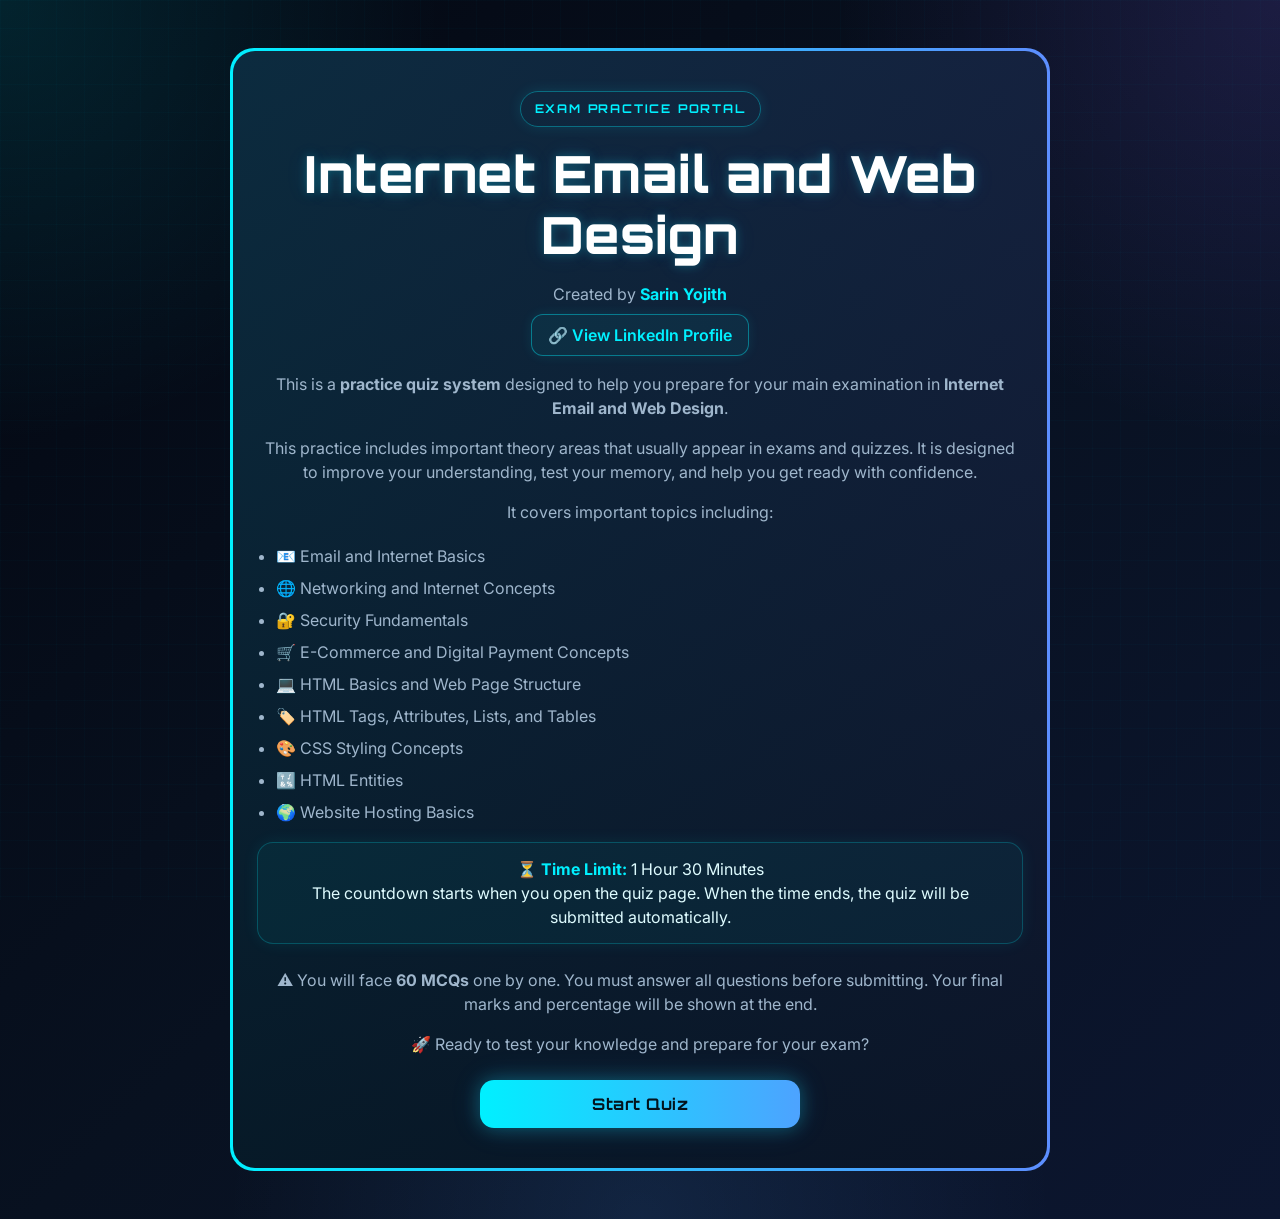
<file: index.html>
<!DOCTYPE html>
<html lang="en">
<head>
  <meta charset="UTF-8" />
  <meta name="viewport" content="width=device-width, initial-scale=1.0"/>
  <title>Internet Email and Web Design Quiz</title>

  <link rel="preconnect" href="https://fonts.googleapis.com">
  <link rel="preconnect" href="https://fonts.gstatic.com" crossorigin>
  <link href="https://fonts.googleapis.com/css2?family=Orbitron:wght@500;700;800&family=Inter:wght@400;500;600;700&display=swap" rel="stylesheet">

  <link href="https://cdn.jsdelivr.net/npm/bootstrap@5.3.3/dist/css/bootstrap.min.css" rel="stylesheet">
  <link rel="stylesheet" href="css/style.css">

  <style>
    .neon-border-box {
      position: relative;
      border-radius: 24px;
      padding: 3px;
      background: linear-gradient(90deg, #00f0ff, #8b5dff, #00f0ff);
      background-size: 300% 300%;
      animation: neonBorderMove 4s linear infinite;
    }

    @keyframes neonBorderMove {
      0% { background-position: 0% 50%; }
      100% { background-position: 300% 50%; }
    }

    .neon-inner {
      border-radius: 22px;
      background: linear-gradient(180deg, rgba(13,22,42,0.9), rgba(7,14,28,0.95));
      padding: 40px 24px;
    }

    .feature-list {
      text-align: left;
      margin-top: 20px;
      color: #9fb6cc;
      padding-left: 1.2rem;
    }

    .feature-list li {
      margin-bottom: 8px;
    }

    .timer-note {
      margin-top: 18px;
      padding: 14px 16px;
      border-radius: 16px;
      border: 1px solid rgba(0, 240, 255, 0.22);
      background: rgba(0, 240, 255, 0.05);
      color: #dffcff;
      box-shadow: 0 0 16px rgba(0, 240, 255, 0.08);
    }

    .timer-note strong {
      color: #00f0ff;
    }

    .linkedin-link {
      display: inline-block;
      padding: 8px 16px;
      border-radius: 12px;
      text-decoration: none;
      color: #00f0ff;
      border: 1px solid rgba(0, 240, 255, 0.4);
      background: rgba(0, 240, 255, 0.05);
      font-weight: 600;
      transition: 0.3s ease;
      box-shadow: 0 0 12px rgba(0, 240, 255, 0.1);
    }

    .linkedin-link:hover {
      color: #ffffff;
      background: rgba(0, 240, 255, 0.15);
      box-shadow: 0 0 20px rgba(0, 240, 255, 0.25);
      transform: translateY(-2px);
    }

    @media (max-width: 576px) {
      .neon-inner {
        padding: 28px 16px;
      }

      .feature-list {
        font-size: 14px;
      }

      .timer-note {
        font-size: 14px;
      }
    }
  </style>
</head>

<body>
  <div class="bg-animation"></div>

  <main class="landing-page">
    <div class="container py-5">
      <div class="neon-border-box mx-auto" style="max-width: 820px;">
        <div class="neon-inner text-center">

          <div class="neon-badge mb-3">EXAM PRACTICE PORTAL</div>

          <h1 class="main-title mb-3">Internet Email and Web Design</h1>

          <p class="subtitle mb-2">
            Created by <span class="highlight-text">Sarin Yojith</span>
          </p>

          <p class="mb-3">
            <a href="https://linkedin.com/in/sarin-yojith-6b224535b" target="_blank" class="linkedin-link">
              🔗 View LinkedIn Profile
            </a>
          </p>

          <p class="hero-text mb-3">
            This is a <strong>practice quiz system</strong> designed to help you prepare for your main examination in
            <strong>Internet Email and Web Design</strong>.
          </p>

          <p class="hero-text mb-3">
            This practice includes important theory areas that usually appear in exams and quizzes. It is designed to
            improve your understanding, test your memory, and help you get ready with confidence.
          </p>

          <p class="hero-text mb-3">
            It covers important topics including:
          </p>

          <ul class="feature-list">
            <li>📧 Email and Internet Basics</li>
            <li>🌐 Networking and Internet Concepts</li>
            <li>🔐 Security Fundamentals</li>
            <li>🛒 E-Commerce and Digital Payment Concepts</li>
            <li>💻 HTML Basics and Web Page Structure</li>
            <li>🏷️ HTML Tags, Attributes, Lists, and Tables</li>
            <li>🎨 CSS Styling Concepts</li>
            <li>🔣 HTML Entities</li>
            <li>🌍 Website Hosting Basics</li>
          </ul>

          <div class="timer-note">
            ⏳ <strong>Time Limit:</strong> 1 Hour 30 Minutes <br>
            The countdown starts when you open the quiz page. When the time ends, the quiz will be submitted automatically.
          </div>

          <p class="hero-text mt-4 mb-3">
            ⚠️ You will face <strong>60 MCQs</strong> one by one. You must answer all questions before submitting.
            Your final marks and percentage will be shown at the end.
          </p>

          <p class="hero-text mb-4">
            🚀 Ready to test your knowledge and prepare for your exam?
          </p>

          <div class="d-grid gap-3 col-12 col-sm-8 col-md-5 mx-auto">
            <a href="./quiz.html" class="btn btn-neon">Start Quiz</a>
          </div>

        </div>
      </div>
    </div>
  </main>
</body>
</html>
</file>
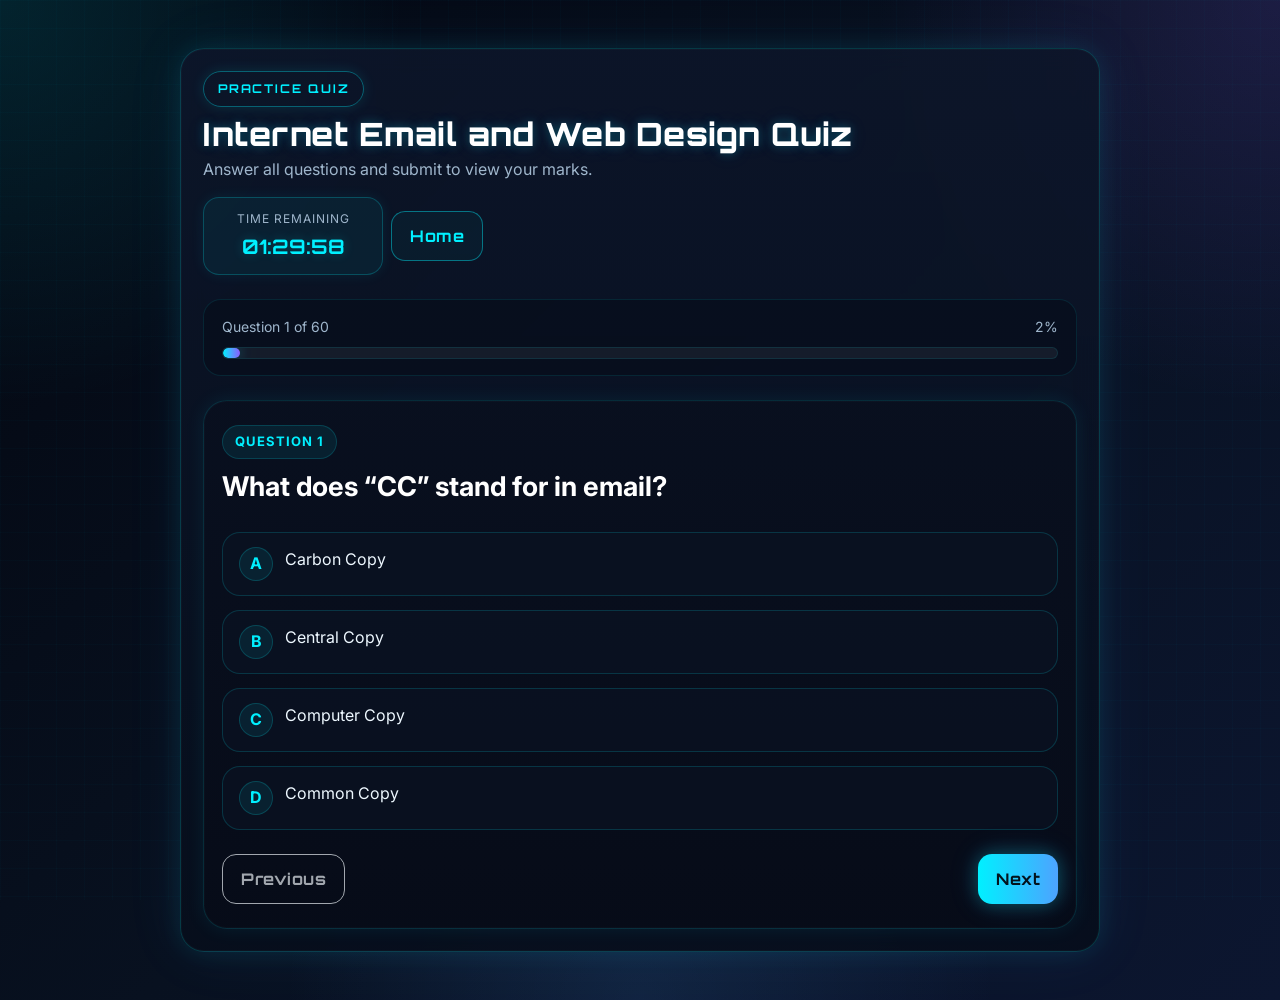
<file: quiz.html>
<!DOCTYPE html>
<html lang="en">
<head>
  <meta charset="UTF-8" />
  <meta name="viewport" content="width=device-width, initial-scale=1.0" />
  <title>Quiz</title>
  <link rel="preconnect" href="https://fonts.googleapis.com">
  <link rel="preconnect" href="https://fonts.gstatic.com" crossorigin>
  <link href="https://fonts.googleapis.com/css2?family=Orbitron:wght@500;700;800&family=Inter:wght@400;500;600;700&display=swap" rel="stylesheet">
  <link href="https://cdn.jsdelivr.net/npm/bootstrap@5.3.3/dist/css/bootstrap.min.css" rel="stylesheet">
  <link rel="stylesheet" href="./css/style.css">

  <style>
    .timer-box {
      padding: 12px 16px;
      border-radius: 16px;
      border: 1px solid rgba(0, 240, 255, 0.22);
      background: rgba(0, 240, 255, 0.06);
      box-shadow: 0 0 14px rgba(0, 240, 255, 0.08);
      min-width: 180px;
      text-align: center;
    }

    .timer-label {
      font-size: 12px;
      letter-spacing: 1px;
      text-transform: uppercase;
      color: #9fb6cc;
      margin-bottom: 4px;
    }

    .timer-value {
      font-family: "Orbitron", sans-serif;
      font-size: 1.25rem;
      font-weight: 700;
      color: #00f0ff;
      text-shadow: 0 0 12px rgba(0, 240, 255, 0.2);
    }

    .timer-warning .timer-value {
      color: #ffd166;
      text-shadow: 0 0 12px rgba(255, 209, 102, 0.25);
    }

    .timer-danger .timer-value {
      color: #ff5c8a;
      text-shadow: 0 0 12px rgba(255, 92, 138, 0.25);
    }
  </style>
</head>
<body class="no-copy">
  <div class="bg-animation"></div>

  <main class="quiz-page">
    <div class="container py-4 py-md-5">
      <div class="quiz-shell mx-auto">
        <div class="quiz-topbar">
          <div>
            <div class="neon-badge mb-2">PRACTICE QUIZ</div>
            <h1 class="quiz-main-title mb-1">Internet Email and Web Design Quiz</h1>
            <p class="quiz-subtext mb-0">Answer all questions and submit to view your marks.</p>
          </div>

          <div class="d-flex flex-wrap gap-2 align-items-center">
            <div id="timerBox" class="timer-box">
              <div class="timer-label">Time Remaining</div>
              <div id="timerDisplay" class="timer-value">01:30:00</div>
            </div>
            <a href="./index.html" class="btn btn-outline-neon">Home</a>
          </div>
        </div>

        <div class="progress-wrap mt-4">
          <div class="progress-info">
            <span id="questionCounter">Question 1 of 60</span>
            <span id="progressPercent">2%</span>
          </div>
          <div class="custom-progress">
            <div id="progressBar" class="custom-progress-bar"></div>
          </div>
        </div>

        <div class="question-card mt-4">
          <div id="questionNumber" class="question-number">Question 1</div>
          <h2 id="questionText" class="question-text mt-2"></h2>

          <div id="optionsContainer" class="options-list mt-4"></div>

          <div class="quiz-actions mt-4">
            <button id="prevBtn" class="btn btn-outline-neon" type="button">Previous</button>
            <button id="nextBtn" class="btn btn-neon" type="button">Next</button>
            <button id="submitBtn" class="btn btn-finish d-none" type="button">Submit Quiz</button>
          </div>
        </div>
      </div>
    </div>
  </main>

  <script src="./js/quiz-data.js"></script>
  <script src="./js/protect.js"></script>
  <script src="./js/quiz.js"></script>
</body>
</html>
</file>
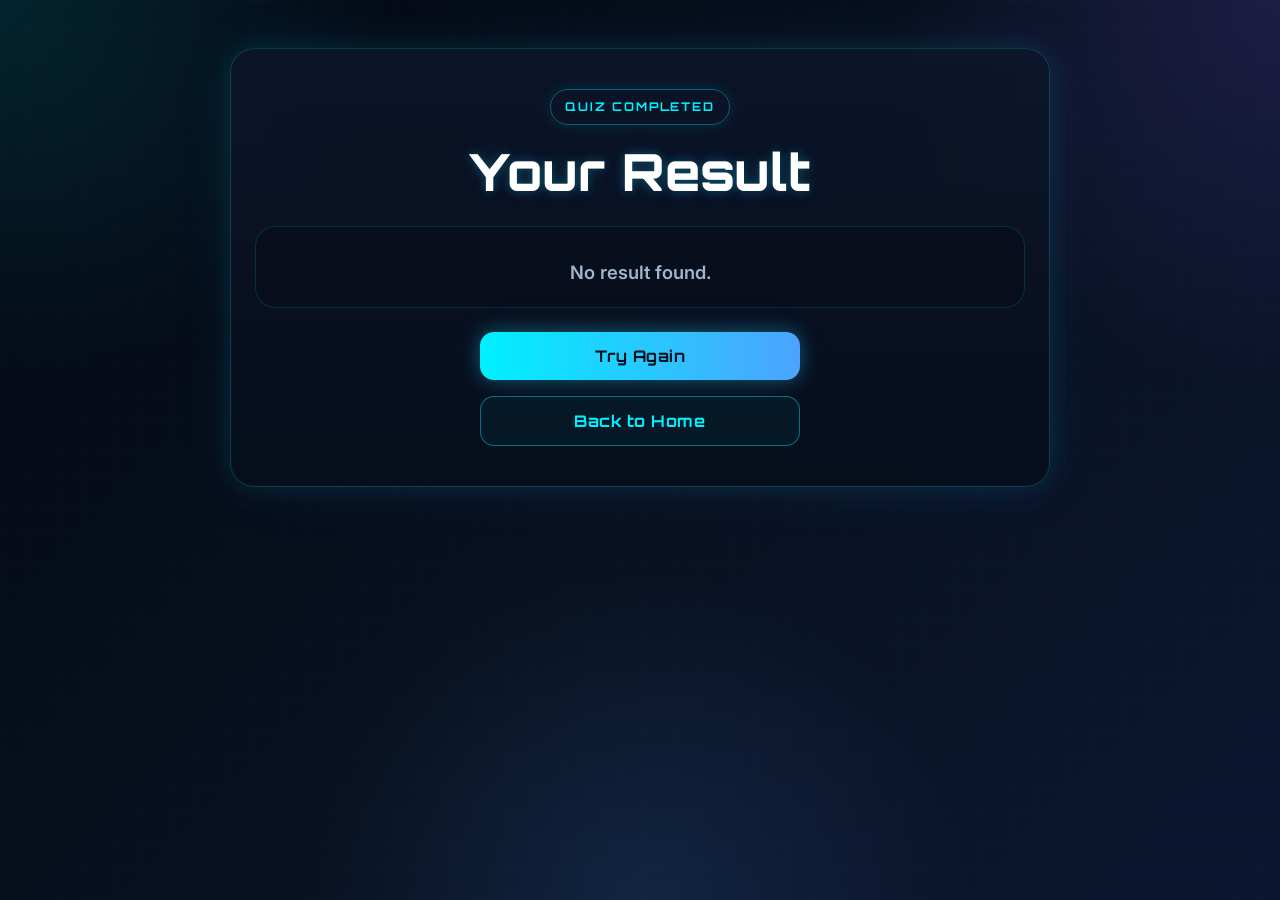
<file: result.html>
<!DOCTYPE html>
<html lang="en">
<head>
  <meta charset="UTF-8" />
  <meta name="viewport" content="width=device-width, initial-scale=1.0" />
  <title>Quiz Result</title>
  <link rel="preconnect" href="https://fonts.googleapis.com">
  <link rel="preconnect" href="https://fonts.gstatic.com" crossorigin>
  <link href="https://fonts.googleapis.com/css2?family=Orbitron:wght@500;700;800&family=Inter:wght@400;500;600;700&display=swap" rel="stylesheet">
  <link href="https://cdn.jsdelivr.net/npm/bootstrap@5.3.3/dist/css/bootstrap.min.css" rel="stylesheet">
  <link rel="stylesheet" href="./css/style.css">
</head>
<body>
  <div class="bg-animation"></div>

  <main class="result-page">
    <div class="container py-5">
      <div class="result-box-main mx-auto text-center">
        <div class="neon-badge mb-3">QUIZ COMPLETED</div>
        <h1 class="main-title mb-4">Your Result</h1>

        <div id="resultContent" class="result-content"></div>

        <div class="mt-4 d-grid gap-3 col-12 col-sm-8 col-md-5 mx-auto">
          <a href="./quiz.html" class="btn btn-neon">Try Again</a>
          <a href="./index.html" class="btn btn-outline-neon">Back to Home</a>
        </div>
      </div>
    </div>
  </main>

  <script>
    const result = JSON.parse(localStorage.getItem("quizResult"));
    const resultContent = document.getElementById("resultContent");

    if (result) {
      resultContent.innerHTML = `
        <div class="result-mark">${result.score} / ${result.total}</div>
        <div class="result-percent">Percentage: ${result.percentage}%</div>
      `;
    } else {
      resultContent.innerHTML = `<div class="result-percent">No result found.</div>`;
    }
  </script>
</body>
</html>
</file>
<file: css/style.css>
:root {
  --bg-1: #030711;
  --bg-2: #081120;
  --bg-3: #0c1630;
  --card-bg: rgba(10, 18, 35, 0.85);
  --card-bg-2: rgba(8, 14, 28, 0.95);
  --line: rgba(0, 255, 255, 0.18);
  --text-main: #f5fbff;
  --text-soft: #9fb6cc;
  --cyan: #00f0ff;
  --blue: #4da3ff;
  --purple: #8b5dff;
  --green: #31f5b8;
}

* {
  box-sizing: border-box;
}

html, body {
  margin: 0;
  padding: 0;
}

body {
  min-height: 100vh;
  font-family: "Inter", sans-serif;
  color: var(--text-main);
  background:
    radial-gradient(circle at top left, rgba(0, 240, 255, 0.12), transparent 25%),
    radial-gradient(circle at top right, rgba(139, 93, 255, 0.15), transparent 25%),
    radial-gradient(circle at bottom center, rgba(77, 163, 255, 0.12), transparent 30%),
    linear-gradient(135deg, var(--bg-1), var(--bg-2), var(--bg-3));
  overflow-x: hidden;
}

.bg-animation {
  position: fixed;
  inset: 0;
  pointer-events: none;
  z-index: 0;
  background-image:
    linear-gradient(rgba(0, 240, 255, 0.04) 1px, transparent 1px),
    linear-gradient(90deg, rgba(0, 240, 255, 0.04) 1px, transparent 1px);
  background-size: 28px 28px;
  animation: gridMove 10s linear infinite;
  opacity: 0.55;
}

@keyframes gridMove {
  0% { transform: translateY(0px); }
  100% { transform: translateY(28px); }
}

.container,
main {
  position: relative;
  z-index: 1;
}

.hero-box,
.quiz-shell,
.result-box-main {
  background: linear-gradient(180deg, rgba(13, 22, 42, 0.88), rgba(7, 14, 28, 0.92));
  border: 1px solid var(--line);
  border-radius: 24px;
  box-shadow:
    0 0 25px rgba(0, 240, 255, 0.10),
    0 0 60px rgba(77, 163, 255, 0.08),
    inset 0 0 0 1px rgba(255,255,255,0.02);
  backdrop-filter: blur(12px);
}

.hero-box,
.result-box-main {
  max-width: 820px;
  padding: 40px 24px;
}

.quiz-shell {
  max-width: 920px;
  padding: 22px;
}

.neon-badge {
  display: inline-block;
  padding: 8px 14px;
  border: 1px solid rgba(0, 240, 255, 0.35);
  border-radius: 999px;
  color: var(--cyan);
  font-size: 12px;
  letter-spacing: 1.8px;
  font-weight: 700;
  text-transform: uppercase;
  box-shadow: 0 0 14px rgba(0, 240, 255, 0.12);
  font-family: "Orbitron", sans-serif;
}

.main-title,
.quiz-main-title {
  font-family: "Orbitron", sans-serif;
  font-weight: 800;
  letter-spacing: 0.5px;
  color: #ffffff;
  text-shadow:
    0 0 10px rgba(0, 240, 255, 0.25),
    0 0 22px rgba(77, 163, 255, 0.12);
}

.main-title {
  font-size: clamp(2rem, 4vw, 3.2rem);
}

.quiz-main-title {
  font-size: clamp(1.3rem, 3vw, 2rem);
}

.subtitle,
.hero-text,
.quiz-subtext {
  color: var(--text-soft);
  font-size: 1rem;
}

.highlight-text {
  color: var(--cyan);
  font-weight: 700;
}

.btn-neon,
.btn-outline-neon,
.btn-finish {
  border-radius: 14px;
  padding: 12px 18px;
  font-weight: 700;
  transition: 0.25s ease;
  font-family: "Orbitron", sans-serif;
  letter-spacing: 0.5px;
}

.btn-neon {
  border: none;
  color: #03131d;
  background: linear-gradient(90deg, var(--cyan), var(--blue));
  box-shadow:
    0 0 18px rgba(0, 240, 255, 0.28),
    0 0 32px rgba(77, 163, 255, 0.14);
}

.btn-neon:hover {
  color: #03131d;
  transform: translateY(-1px);
  box-shadow:
    0 0 20px rgba(0, 240, 255, 0.34),
    0 0 42px rgba(77, 163, 255, 0.20);
}

.btn-outline-neon {
  border: 1px solid rgba(0, 240, 255, 0.42);
  color: var(--cyan);
  background: rgba(0, 240, 255, 0.04);
}

.btn-outline-neon:hover {
  color: white;
  background: rgba(0, 240, 255, 0.12);
  box-shadow: 0 0 18px rgba(0, 240, 255, 0.12);
}

.btn-finish {
  border: none;
  color: #03131d;
  background: linear-gradient(90deg, var(--green), var(--cyan));
  box-shadow:
    0 0 18px rgba(49, 245, 184, 0.25),
    0 0 30px rgba(0, 240, 255, 0.12);
}

.btn-finish:hover {
  color: #03131d;
  transform: translateY(-1px);
}

.quiz-topbar {
  display: flex;
  justify-content: space-between;
  align-items: center;
  gap: 16px;
  flex-wrap: wrap;
}

.progress-wrap {
  padding: 16px 18px;
  border-radius: 18px;
  background: rgba(8, 15, 28, 0.72);
  border: 1px solid rgba(0, 240, 255, 0.10);
}

.progress-info {
  display: flex;
  justify-content: space-between;
  gap: 10px;
  color: var(--text-soft);
  font-size: 14px;
  margin-bottom: 10px;
}

.custom-progress {
  width: 100%;
  height: 12px;
  border-radius: 999px;
  background: rgba(255,255,255,0.06);
  overflow: hidden;
  border: 1px solid rgba(0, 240, 255, 0.10);
}

.custom-progress-bar {
  height: 100%;
  width: 0%;
  border-radius: 999px;
  background: linear-gradient(90deg, var(--cyan), var(--blue), var(--purple));
  box-shadow:
    0 0 12px rgba(0, 240, 255, 0.25),
    0 0 30px rgba(77, 163, 255, 0.18);
  transition: width 0.35s ease;
}

.question-card {
  background: linear-gradient(180deg, rgba(9, 16, 31, 0.96), rgba(7, 12, 24, 0.96));
  border: 1px solid rgba(0, 240, 255, 0.14);
  border-radius: 24px;
  padding: 24px 18px;
  box-shadow:
    0 0 20px rgba(0, 240, 255, 0.08),
    inset 0 0 0 1px rgba(255,255,255,0.015);
}

.question-number {
  display: inline-block;
  padding: 6px 12px;
  border-radius: 999px;
  background: rgba(0, 240, 255, 0.08);
  border: 1px solid rgba(0, 240, 255, 0.16);
  color: var(--cyan);
  font-size: 13px;
  font-weight: 700;
  letter-spacing: 1px;
  text-transform: uppercase;
}

.question-text {
  font-size: clamp(1.2rem, 2.5vw, 1.7rem);
  color: #ffffff;
  font-weight: 700;
  line-height: 1.5;
}

.options-list {
  display: grid;
  gap: 14px;
}

.option-item {
  border: 1px solid rgba(0, 240, 255, 0.16);
  background: rgba(10, 18, 34, 0.85);
  border-radius: 18px;
  padding: 14px 16px;
  cursor: pointer;
  transition: 0.25s ease;
  color: #eef8ff;
  display: flex;
  align-items: flex-start;
  gap: 12px;
  line-height: 1.6;
}

.option-item:hover {
  border-color: rgba(0, 240, 255, 0.45);
  box-shadow:
    0 0 14px rgba(0, 240, 255, 0.10),
    inset 0 0 10px rgba(77, 163, 255, 0.04);
  transform: translateY(-1px);
}

.option-item.active {
  border-color: var(--cyan);
  background: linear-gradient(90deg, rgba(0, 240, 255, 0.12), rgba(77, 163, 255, 0.08));
  box-shadow:
    0 0 20px rgba(0, 240, 255, 0.14),
    inset 0 0 18px rgba(77, 163, 255, 0.08);
}

.option-letter {
  min-width: 34px;
  height: 34px;
  border-radius: 50%;
  display: inline-flex;
  align-items: center;
  justify-content: center;
  background: rgba(0, 240, 255, 0.08);
  border: 1px solid rgba(0, 240, 255, 0.18);
  color: var(--cyan);
  font-weight: 700;
}

.option-text {
  flex: 1;
  word-break: break-word;
}

.quiz-actions {
  display: flex;
  justify-content: space-between;
  gap: 12px;
  flex-wrap: wrap;
}

.result-content {
  padding: 20px;
  border-radius: 20px;
  background: rgba(8, 15, 28, 0.78);
  border: 1px solid rgba(0, 240, 255, 0.14);
}

.result-mark {
  font-family: "Orbitron", sans-serif;
  font-size: clamp(2rem, 5vw, 3.2rem);
  color: var(--cyan);
  font-weight: 800;
  text-shadow: 0 0 16px rgba(0, 240, 255, 0.25);
}

.result-percent {
  margin-top: 12px;
  font-size: 1.15rem;
  color: var(--text-soft);
  font-weight: 600;
}

.no-copy,
.no-copy * {
  -webkit-user-select: none;
  -ms-user-select: none;
  user-select: none;
  -webkit-touch-callout: none;
}

@media (max-width: 768px) {
  .hero-box,
  .result-box-main {
    padding: 30px 18px;
  }

  .quiz-shell {
    padding: 16px;
  }

  .question-card {
    padding: 18px 14px;
  }

  .quiz-actions {
    flex-direction: column;
  }

  .quiz-actions .btn-neon,
  .quiz-actions .btn-outline-neon,
  .quiz-actions .btn-finish {
    width: 100%;
  }

  .quiz-topbar {
    align-items: stretch;
  }
}
</file>
